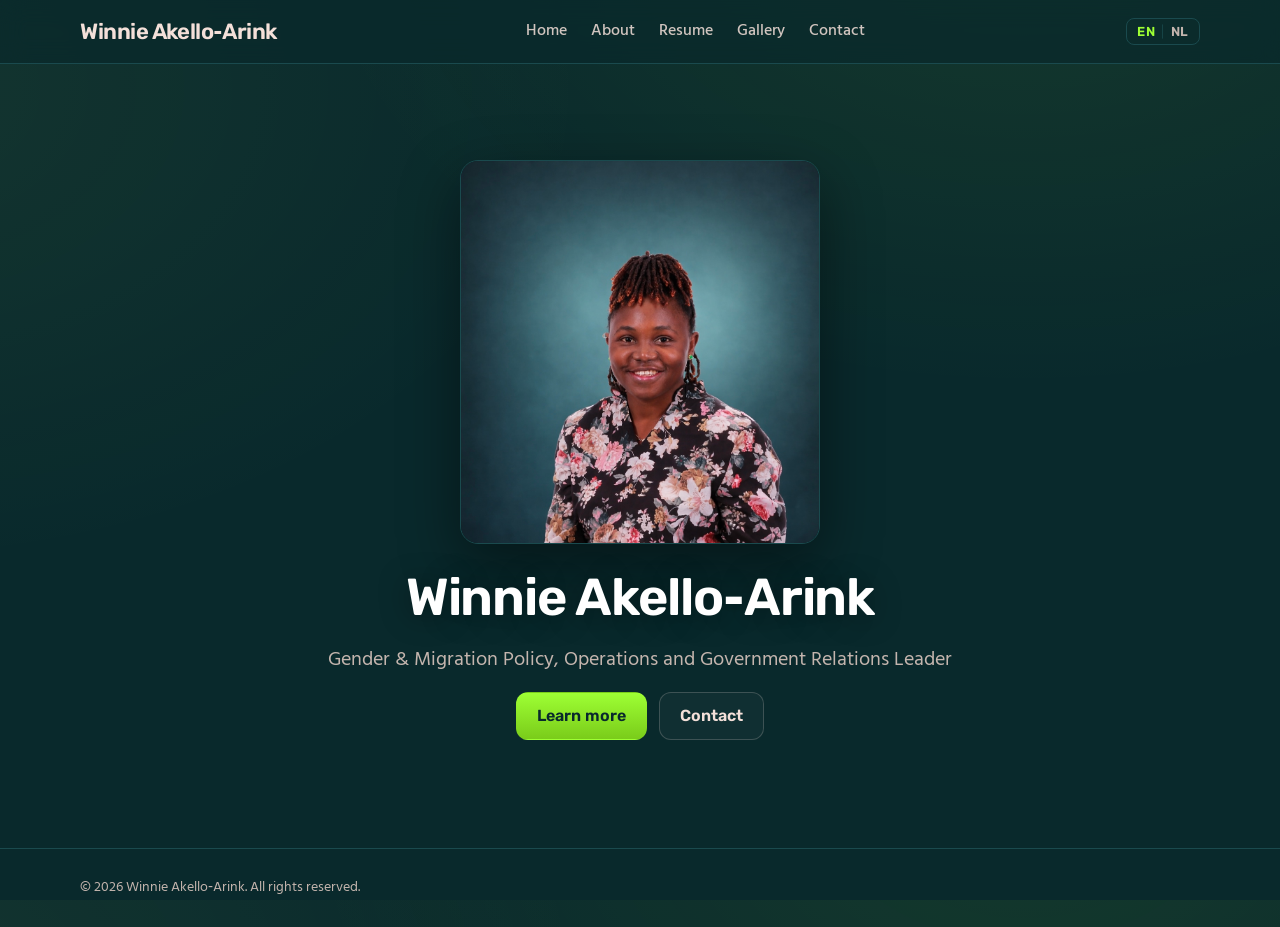
<file: index.html>
<!doctype html>
<html lang="en">
<head>
  <meta charset="utf-8" />
  <meta name="viewport" content="width=device-width, initial-scale=1" />
  <title>Winnie Akello‑Arink</title>
  <meta name="description" content="Gender & Migration Policy, Operations and Government Relations Leader" />
  <link rel="preconnect" href="https://fonts.googleapis.com">
  <link rel="preconnect" href="https://fonts.gstatic.com" crossorigin>
  <link href="https://fonts.googleapis.com/css2?family=Hind:wght@300;400;500;600;700&family=Rubik:wght@400;500;600;700&display=swap" rel="stylesheet">
  <link rel="stylesheet" href="styles.css" />
</head>
<body>
  <header class="site-header">
    <div class="container">
      <a class="brand" href="index.html">Winnie Akello‑Arink</a>
      <nav class="site-nav" aria-label="Primary">
        <button class="nav-toggle" aria-expanded="false" aria-controls="nav-menu">☰</button>
        <ul id="nav-menu">
          <li><a href="index.html" data-i18n="nav.home">Home</a></li>
          <li><a href="about.html" data-i18n="nav.about">About</a></li>
          <li><a href="resume.html" data-i18n="nav.resume">Resume</a></li>
          <li><a href="gallery.html" data-i18n="nav.gallery">Gallery</a></li>
          <li><a href="contact.html" data-i18n="nav.contact">Contact</a></li>
        </ul>
      </nav>
      <button class="lang-toggle" id="lang-toggle" aria-label="Switch language">
        <span class="lang-option active" data-lang="en">EN</span>
        <span class="lang-separator">|</span>
        <span class="lang-option" data-lang="nl">NL</span>
      </button>
    </div>
  </header>

  <main id="home" class="hero-section hero-centered">
    <div class="container hero-center">
      <img class="hero-portrait" src="assets/images/hero-full.jpg?v=2" alt="Portrait of Winnie Akello‑Arink" data-i18n-alt="home.hero.alt" loading="eager" fetchpriority="high" />
      <h1 class="display">Winnie Akello‑Arink</h1>
      <p class="subtitle" data-i18n="home.subtitle">Gender &amp; Migration Policy, Operations and Government Relations Leader</p>
      <div class="hero-cta">
        <a class="btn primary" href="about.html" data-i18n="home.cta.learn">Learn more</a>
        <a class="btn" href="contact.html" data-i18n="home.cta.contact">Contact</a>
      </div>
    </div>
  </main>

  <footer class="site-footer">
    <div class="container">
      <p>&copy; <span id="year"></span> Winnie Akello‑Arink. <span data-i18n="footer.rights">All rights reserved.</span></p>
    </div>
  </footer>

  <script src="translations.js?v=1"></script>
  <script src="script.js?v=1"></script>
</body>
</html>
</file>
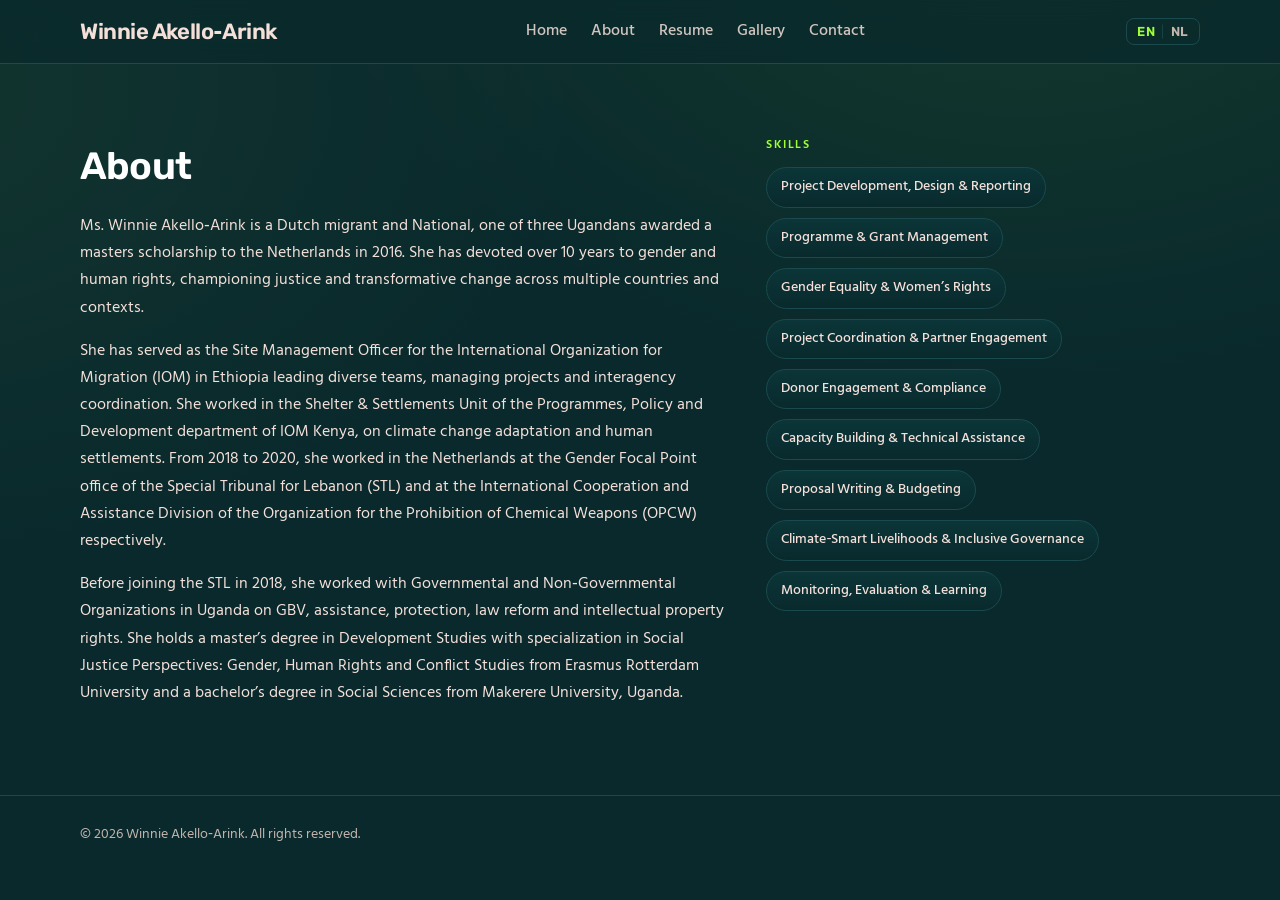
<file: about.html>
<!doctype html>
<html lang="en">
<head>
  <meta charset="utf-8" />
  <meta name="viewport" content="width=device-width, initial-scale=1" />
  <title>About — Winnie Akello‑Arink</title>
  <meta name="description" content="About Winnie Akello‑Arink — Gender & Migration Policy Leader" />
  <link rel="preconnect" href="https://fonts.googleapis.com">
  <link rel="preconnect" href="https://fonts.gstatic.com" crossorigin>
  <link href="https://fonts.googleapis.com/css2?family=Hind:wght@300;400;500;600;700&family=Rubik:wght@400;500;600;700&display=swap" rel="stylesheet">
  <link rel="stylesheet" href="styles.css" />
</head>
<body>
  <header class="site-header">
    <div class="container">
      <a class="brand" href="index.html">Winnie Akello‑Arink</a>
      <nav class="site-nav" aria-label="Primary">
        <button class="nav-toggle" aria-expanded="false" aria-controls="nav-menu">☰</button>
        <ul id="nav-menu">
          <li><a href="index.html" data-i18n="nav.home">Home</a></li>
          <li><a href="about.html" data-i18n="nav.about">About</a></li>
          <li><a href="resume.html" data-i18n="nav.resume">Resume</a></li>
          <li><a href="gallery.html" data-i18n="nav.gallery">Gallery</a></li>
          <li><a href="contact.html" data-i18n="nav.contact">Contact</a></li>
        </ul>
      </nav>
      <button class="lang-toggle" id="lang-toggle" aria-label="Switch language">
        <span class="lang-option active" data-lang="en">EN</span>
        <span class="lang-separator">|</span>
        <span class="lang-option" data-lang="nl">NL</span>
      </button>
    </div>
  </header>

  <main>
    <section class="section">
      <div class="container two-col">
        <div class="about-content">
          <h1 class="section-title" data-i18n="about.heading">About</h1>
          <p data-i18n="about.p1">Ms. Winnie Akello‑Arink is a Dutch migrant and National, one of three Ugandans awarded a masters scholarship to the Netherlands in 2016. She has devoted over 10 years to gender and human rights, championing justice and transformative change across multiple countries and contexts.</p>
          <p data-i18n="about.p2">She has served as the Site Management Officer for the International Organization for Migration (IOM) in Ethiopia leading diverse teams, managing projects and interagency coordination. She worked in the Shelter &amp; Settlements Unit of the Programmes, Policy and Development department of IOM Kenya, on climate change adaptation and human settlements. From 2018 to 2020, she worked in the Netherlands at the Gender Focal Point office of the Special Tribunal for Lebanon (STL) and at the International Cooperation and Assistance Division of the Organization for the Prohibition of Chemical Weapons (OPCW) respectively.</p>
          <p data-i18n="about.p3">Before joining the STL in 2018, she worked with Governmental and Non‑Governmental Organizations in Uganda on GBV, assistance, protection, law reform and intellectual property rights. She holds a master's degree in Development Studies with specialization in Social Justice Perspectives: Gender, Human Rights and Conflict Studies from Erasmus Rotterdam University and a bachelor's degree in Social Sciences from Makerere University, Uganda.</p>
        </div>
        <aside>
          <h3 class="eyebrow" data-i18n="about.skills.heading">Skills</h3>
          <ul class="skill-list">
            <li data-i18n="about.skill.1">Project Development, Design &amp; Reporting</li>
            <li data-i18n="about.skill.2">Programme &amp; Grant Management</li>
            <li data-i18n="about.skill.3">Gender Equality &amp; Women's Rights</li>
            <li data-i18n="about.skill.4">Project Coordination &amp; Partner Engagement</li>
            <li data-i18n="about.skill.5">Donor Engagement &amp; Compliance</li>
            <li data-i18n="about.skill.6">Capacity Building &amp; Technical Assistance</li>
            <li data-i18n="about.skill.7">Proposal Writing &amp; Budgeting</li>
            <li data-i18n="about.skill.8">Climate‑Smart Livelihoods &amp; Inclusive Governance</li>
            <li data-i18n="about.skill.9">Monitoring, Evaluation &amp; Learning</li>
          </ul>
        </aside>
      </div>
    </section>
  </main>

  <footer class="site-footer">
    <div class="container">
      <p>&copy; <span id="year"></span> Winnie Akello‑Arink. <span data-i18n="footer.rights">All rights reserved.</span></p>
    </div>
  </footer>

  <script src="translations.js?v=1"></script>
  <script src="script.js?v=1"></script>
</body>
</html>
</file>
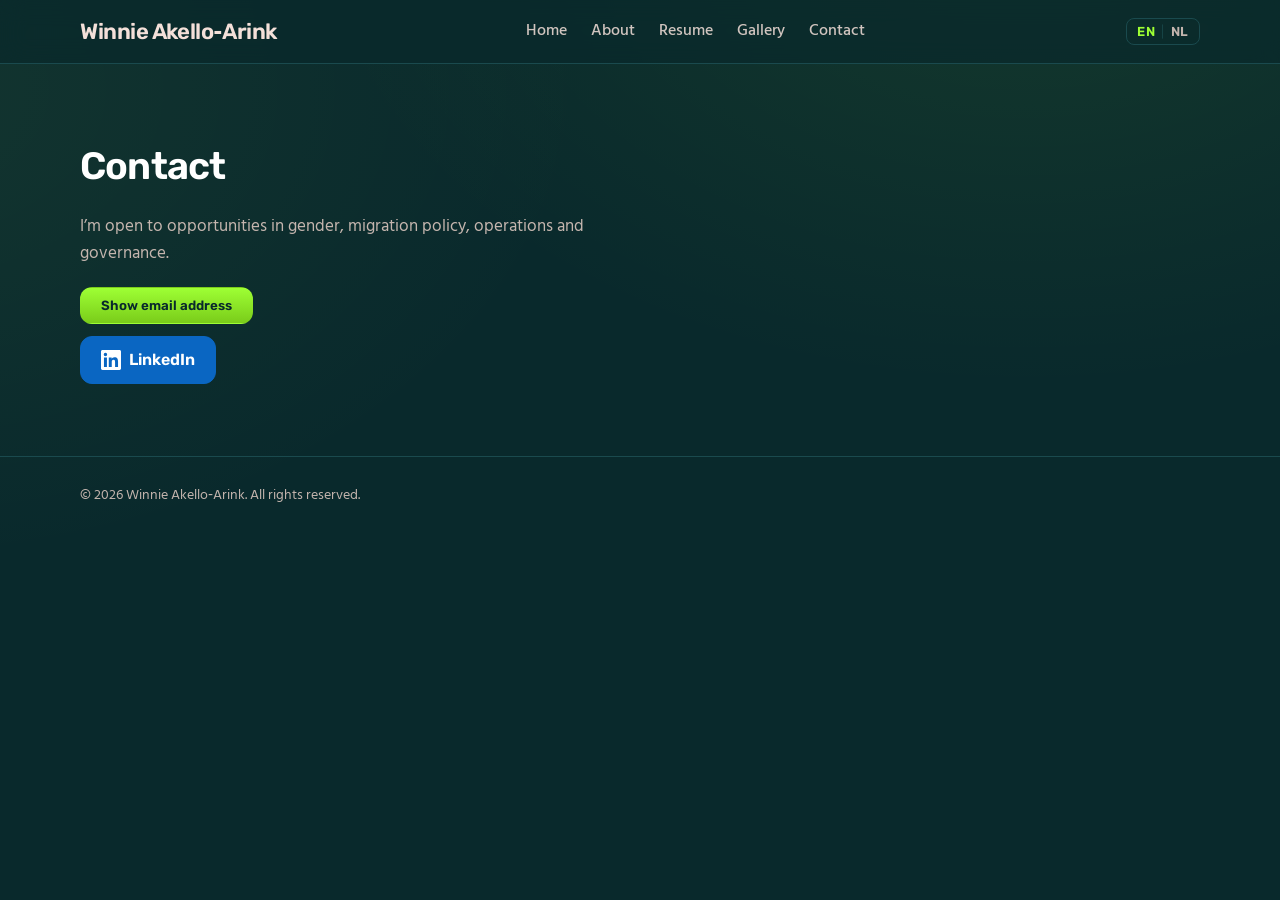
<file: contact.html>
<!doctype html>
<html lang="en">
<head>
  <meta charset="utf-8" />
  <meta name="viewport" content="width=device-width, initial-scale=1" />
  <title>Contact — Winnie Akello‑Arink</title>
  <meta name="description" content="Contact Winnie Akello‑Arink" />
  <link rel="preconnect" href="https://fonts.googleapis.com">
  <link rel="preconnect" href="https://fonts.gstatic.com" crossorigin>
  <link href="https://fonts.googleapis.com/css2?family=Hind:wght@300;400;500;600;700&family=Rubik:wght@400;500;600;700&display=swap" rel="stylesheet">
  <link rel="stylesheet" href="styles.css" />
</head>
<body>
  <header class="site-header">
    <div class="container">
      <a class="brand" href="index.html">Winnie Akello‑Arink</a>
      <nav class="site-nav" aria-label="Primary">
        <button class="nav-toggle" aria-expanded="false" aria-controls="nav-menu">☰</button>
        <ul id="nav-menu">
          <li><a href="index.html" data-i18n="nav.home">Home</a></li>
          <li><a href="about.html" data-i18n="nav.about">About</a></li>
          <li><a href="resume.html" data-i18n="nav.resume">Resume</a></li>
          <li><a href="gallery.html" data-i18n="nav.gallery">Gallery</a></li>
          <li><a href="contact.html" data-i18n="nav.contact">Contact</a></li>
        </ul>
      </nav>
      <button class="lang-toggle" id="lang-toggle" aria-label="Switch language">
        <span class="lang-option active" data-lang="en">EN</span>
        <span class="lang-separator">|</span>
        <span class="lang-option" data-lang="nl">NL</span>
      </button>
    </div>
  </header>

  <main>
    <section class="section">
      <div class="container">
        <div class="contact-content">
          <h1 class="section-title" data-i18n="contact.heading">Contact</h1>
          <p class="lead" data-i18n="contact.lead">I'm open to opportunities in gender, migration policy, operations and governance.</p>
          <div class="contact-actions">
            <button class="btn primary email-reveal-btn" id="email-reveal" data-i18n="contact.reveal">Show email address</button>
            <a class="btn linkedin-btn" href="https://www.linkedin.com/in/winnieakello/" target="_blank" rel="noopener noreferrer" aria-label="LinkedIn">
              <svg width="20" height="20" viewBox="0 0 24 24" fill="currentColor" aria-hidden="true"><path d="M20.447 20.452h-3.554v-5.569c0-1.328-.027-3.037-1.852-3.037-1.853 0-2.136 1.445-2.136 2.939v5.667H9.351V9h3.414v1.561h.046c.477-.9 1.637-1.85 3.37-1.85 3.601 0 4.267 2.37 4.267 5.455v6.286zM5.337 7.433a2.062 2.062 0 01-2.063-2.065 2.064 2.064 0 112.063 2.065zm1.782 13.019H3.555V9h3.564v11.452zM22.225 0H1.771C.792 0 0 .774 0 1.729v20.542C0 23.227.792 24 1.771 24h20.451C23.2 24 24 23.227 24 22.271V1.729C24 .774 23.2 0 22.222 0h.003z"/></svg>
              LinkedIn
            </a>
          </div>
        </div>
      </div>
    </section>
  </main>

  <footer class="site-footer">
    <div class="container">
      <p>&copy; <span id="year"></span> Winnie Akello‑Arink. <span data-i18n="footer.rights">All rights reserved.</span></p>
    </div>
  </footer>

  <script src="translations.js?v=1"></script>
  <script src="script.js?v=1"></script>
</body>
</html>
</file>
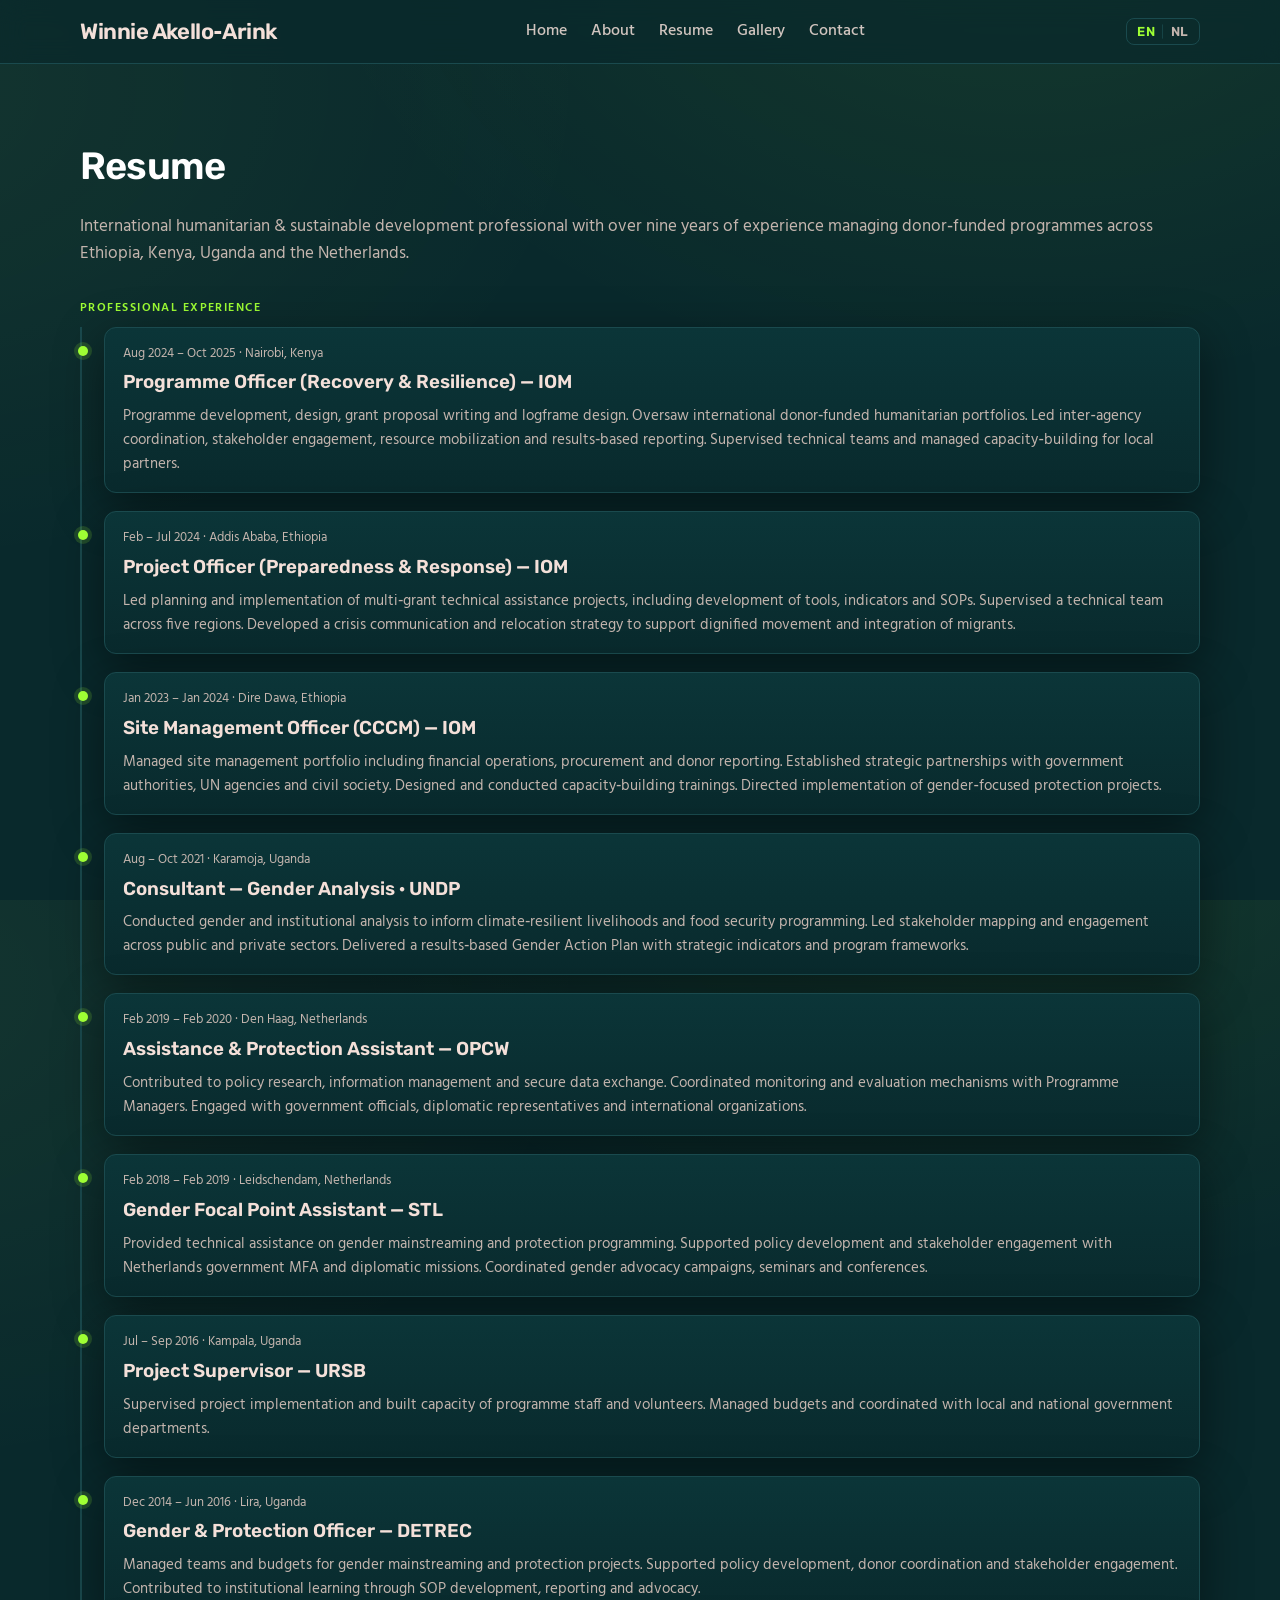
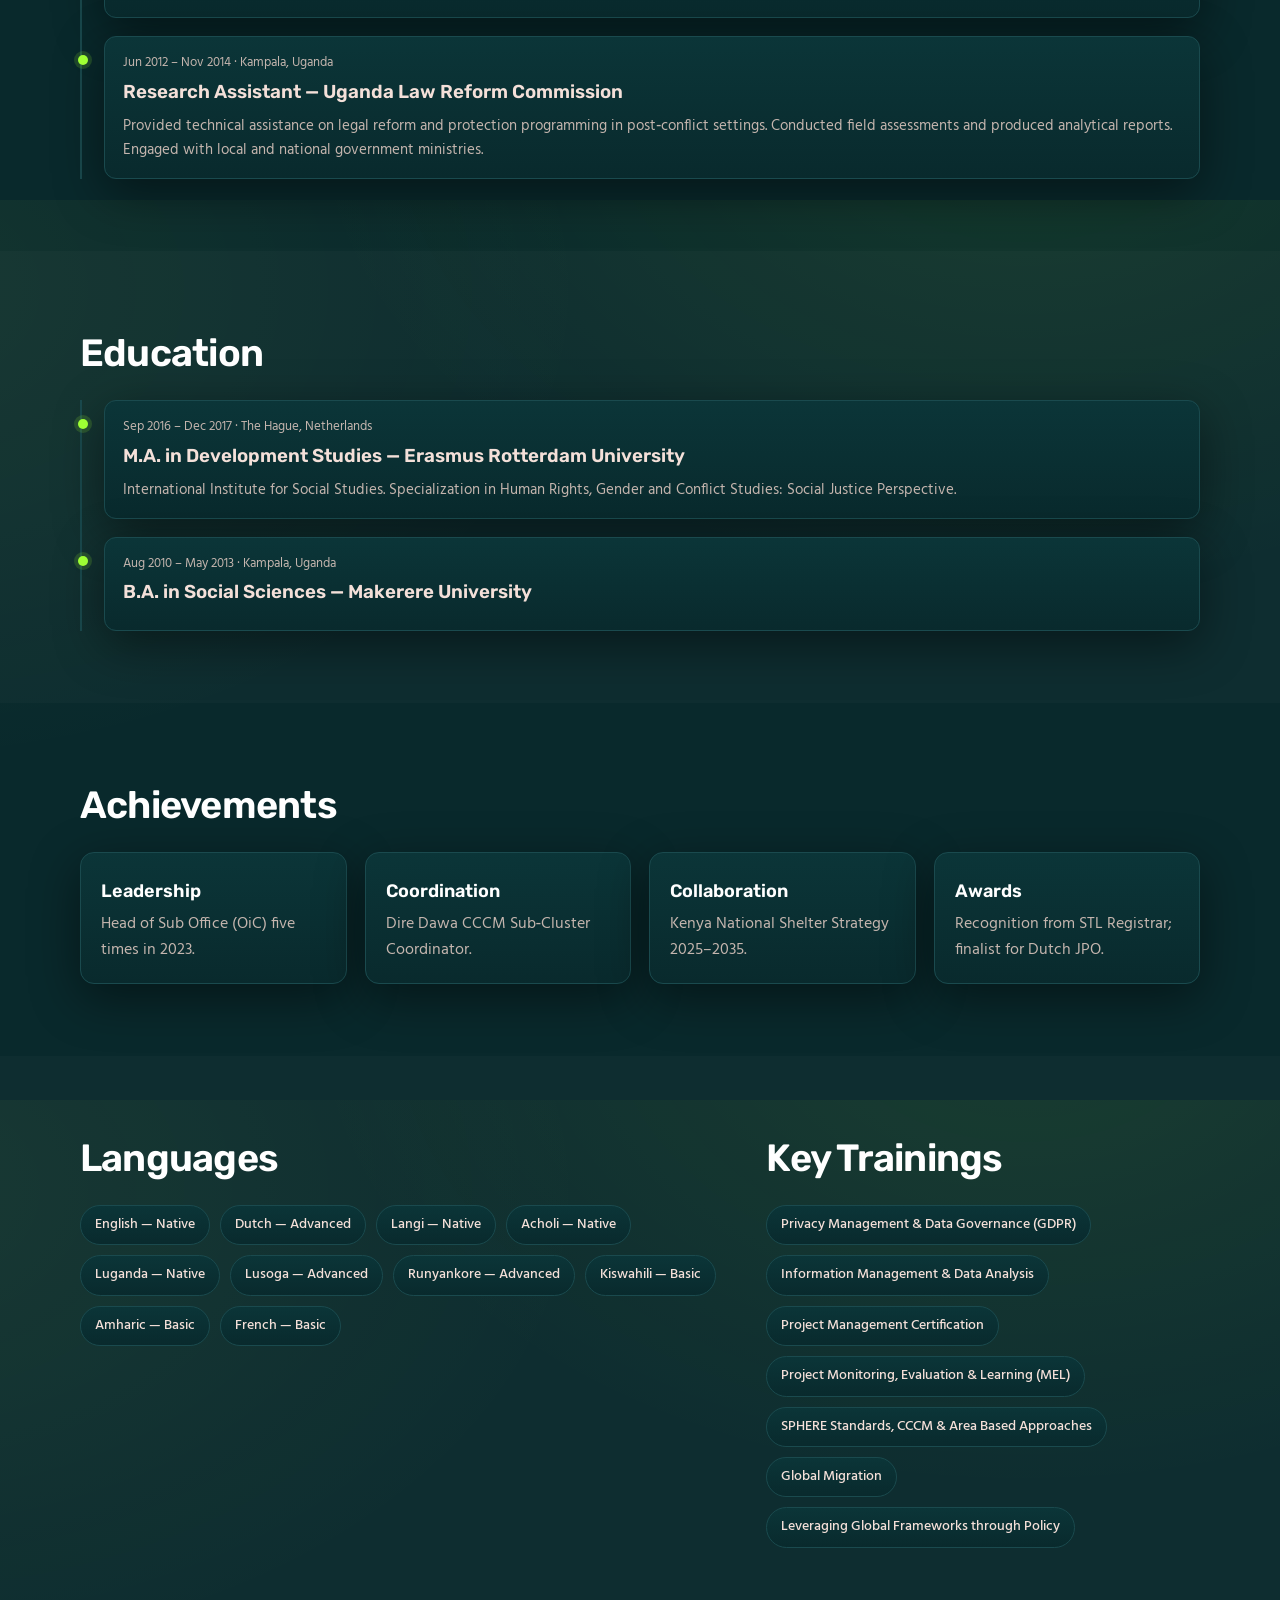
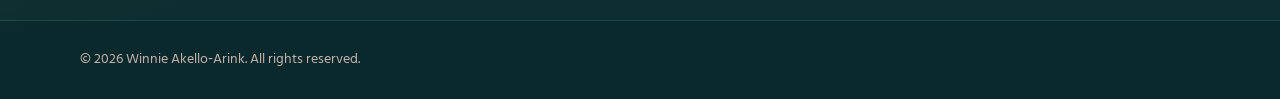
<file: resume.html>
<!doctype html>
<html lang="en">
<head>
  <meta charset="utf-8" />
  <meta name="viewport" content="width=device-width, initial-scale=1" />
  <title>Resume — Winnie Akello‑Arink</title>
  <meta name="description" content="Resume of Winnie Akello‑Arink — Education and professional experience" />
  <link rel="preconnect" href="https://fonts.googleapis.com">
  <link rel="preconnect" href="https://fonts.gstatic.com" crossorigin>
  <link href="https://fonts.googleapis.com/css2?family=Hind:wght@300;400;500;600;700&family=Rubik:wght@400;500;600;700&display=swap" rel="stylesheet">
  <link rel="stylesheet" href="styles.css" />
</head>
<body>
  <header class="site-header">
    <div class="container">
      <a class="brand" href="index.html">Winnie Akello‑Arink</a>
      <nav class="site-nav" aria-label="Primary">
        <button class="nav-toggle" aria-expanded="false" aria-controls="nav-menu">☰</button>
        <ul id="nav-menu">
          <li><a href="index.html" data-i18n="nav.home">Home</a></li>
          <li><a href="about.html" data-i18n="nav.about">About</a></li>
          <li><a href="resume.html" data-i18n="nav.resume">Resume</a></li>
          <li><a href="gallery.html" data-i18n="nav.gallery">Gallery</a></li>
          <li><a href="contact.html" data-i18n="nav.contact">Contact</a></li>
        </ul>
      </nav>
      <button class="lang-toggle" id="lang-toggle" aria-label="Switch language">
        <span class="lang-option active" data-lang="en">EN</span>
        <span class="lang-separator">|</span>
        <span class="lang-option" data-lang="nl">NL</span>
      </button>
    </div>
  </header>

  <main>
    <!-- Professional Experience -->
    <section class="section">
      <div class="container">
        <h1 class="section-title" data-i18n="resume.heading">Resume</h1>
        <p class="lead" data-i18n="resume.lead">International humanitarian &amp; sustainable development professional with over nine years of experience managing donor‑funded programmes across Ethiopia, Kenya, Uganda and the Netherlands.</p>

        <h2 class="eyebrow" style="margin-top:32px;" data-i18n="resume.exp.heading">Professional Experience</h2>
        <div class="timeline">

          <div class="t-item">
            <div class="t-meta" data-i18n="resume.job1.meta">Aug 2024 – Oct 2025 · Nairobi, Kenya</div>
            <h3 class="t-title" data-i18n="resume.job1.title">Programme Officer (Recovery &amp; Resilience) — IOM</h3>
            <p data-i18n="resume.job1.desc">Programme development, design, grant proposal writing and logframe design. Oversaw international donor‑funded humanitarian portfolios. Led inter‑agency coordination, stakeholder engagement, resource mobilization and results‑based reporting. Supervised technical teams and managed capacity‑building for local partners.</p>
          </div>

          <div class="t-item">
            <div class="t-meta" data-i18n="resume.job2.meta">Feb – Jul 2024 · Addis Ababa, Ethiopia</div>
            <h3 class="t-title" data-i18n="resume.job2.title">Project Officer (Preparedness &amp; Response) — IOM</h3>
            <p data-i18n="resume.job2.desc">Led planning and implementation of multi‑grant technical assistance projects, including development of tools, indicators and SOPs. Supervised a technical team across five regions. Developed a crisis communication and relocation strategy to support dignified movement and integration of migrants.</p>
          </div>

          <div class="t-item">
            <div class="t-meta" data-i18n="resume.job3.meta">Jan 2023 – Jan 2024 · Dire Dawa, Ethiopia</div>
            <h3 class="t-title" data-i18n="resume.job3.title">Site Management Officer (CCCM) — IOM</h3>
            <p data-i18n="resume.job3.desc">Managed site management portfolio including financial operations, procurement and donor reporting. Established strategic partnerships with government authorities, UN agencies and civil society. Designed and conducted capacity‑building trainings. Directed implementation of gender‑focused protection projects.</p>
          </div>

          <div class="t-item">
            <div class="t-meta" data-i18n="resume.job4.meta">Aug – Oct 2021 · Karamoja, Uganda</div>
            <h3 class="t-title" data-i18n="resume.job4.title">Consultant — Gender Analysis · UNDP</h3>
            <p data-i18n="resume.job4.desc">Conducted gender and institutional analysis to inform climate‑resilient livelihoods and food security programming. Led stakeholder mapping and engagement across public and private sectors. Delivered a results‑based Gender Action Plan with strategic indicators and program frameworks.</p>
          </div>

          <div class="t-item">
            <div class="t-meta" data-i18n="resume.job5.meta">Feb 2019 – Feb 2020 · Den Haag, Netherlands</div>
            <h3 class="t-title" data-i18n="resume.job5.title">Assistance &amp; Protection Assistant — OPCW</h3>
            <p data-i18n="resume.job5.desc">Contributed to policy research, information management and secure data exchange. Coordinated monitoring and evaluation mechanisms with Programme Managers. Engaged with government officials, diplomatic representatives and international organizations.</p>
          </div>

          <div class="t-item">
            <div class="t-meta" data-i18n="resume.job6.meta">Feb 2018 – Feb 2019 · Leidschendam, Netherlands</div>
            <h3 class="t-title" data-i18n="resume.job6.title">Gender Focal Point Assistant — STL</h3>
            <p data-i18n="resume.job6.desc">Provided technical assistance on gender mainstreaming and protection programming. Supported policy development and stakeholder engagement with Netherlands government MFA and diplomatic missions. Coordinated gender advocacy campaigns, seminars and conferences.</p>
          </div>

          <div class="t-item">
            <div class="t-meta" data-i18n="resume.job7.meta">Jul – Sep 2016 · Kampala, Uganda</div>
            <h3 class="t-title" data-i18n="resume.job7.title">Project Supervisor — URSB</h3>
            <p data-i18n="resume.job7.desc">Supervised project implementation and built capacity of programme staff and volunteers. Managed budgets and coordinated with local and national government departments.</p>
          </div>

          <div class="t-item">
            <div class="t-meta" data-i18n="resume.job8.meta">Dec 2014 – Jun 2016 · Lira, Uganda</div>
            <h3 class="t-title" data-i18n="resume.job8.title">Gender &amp; Protection Officer — DETREC</h3>
            <p data-i18n="resume.job8.desc">Managed teams and budgets for gender mainstreaming and protection projects. Supported policy development, donor coordination and stakeholder engagement. Contributed to institutional learning through SOP development, reporting and advocacy.</p>
          </div>

          <div class="t-item">
            <div class="t-meta" data-i18n="resume.job9.meta">Jun 2012 – Nov 2014 · Kampala, Uganda</div>
            <h3 class="t-title" data-i18n="resume.job9.title">Research Assistant — Uganda Law Reform Commission</h3>
            <p data-i18n="resume.job9.desc">Provided technical assistance on legal reform and protection programming in post‑conflict settings. Conducted field assessments and produced analytical reports. Engaged with local and national government ministries.</p>
          </div>

        </div>
      </div>
    </section>

    <!-- Education -->
    <section class="section alt">
      <div class="container">
        <h2 class="section-title" data-i18n="resume.edu.heading">Education</h2>
        <div class="timeline">
          <div class="t-item">
            <div class="t-meta" data-i18n="resume.edu1.meta">Sep 2016 – Dec 2017 · The Hague, Netherlands</div>
            <h3 class="t-title" data-i18n="resume.edu1.title">M.A. in Development Studies — Erasmus Rotterdam University</h3>
            <p data-i18n="resume.edu1.desc">International Institute for Social Studies. Specialization in Human Rights, Gender and Conflict Studies: Social Justice Perspective.</p>
          </div>
          <div class="t-item">
            <div class="t-meta" data-i18n="resume.edu2.meta">Aug 2010 – May 2013 · Kampala, Uganda</div>
            <h3 class="t-title" data-i18n="resume.edu2.title">B.A. in Social Sciences — Makerere University</h3>
          </div>
        </div>
      </div>
    </section>

    <!-- Achievements -->
    <section class="section">
      <div class="container">
        <h2 class="section-title" data-i18n="resume.achievements.heading">Achievements</h2>
        <div class="cards">
          <div class="card"><h3 data-i18n="resume.ach1.title">Leadership</h3><p data-i18n="resume.ach1.desc">Head of Sub Office (OiC) five times in 2023.</p></div>
          <div class="card"><h3 data-i18n="resume.ach2.title">Coordination</h3><p data-i18n="resume.ach2.desc">Dire Dawa CCCM Sub‑Cluster Coordinator.</p></div>
          <div class="card"><h3 data-i18n="resume.ach3.title">Collaboration</h3><p data-i18n="resume.ach3.desc">Kenya National Shelter Strategy 2025–2035.</p></div>
          <div class="card"><h3 data-i18n="resume.ach4.title">Awards</h3><p data-i18n="resume.ach4.desc">Recognition from STL Registrar; finalist for Dutch JPO.</p></div>
        </div>
      </div>
    </section>

    <!-- Languages & Training -->
    <section class="section alt">
      <div class="container two-col">
        <div>
          <h2 class="section-title" data-i18n="resume.languages.heading">Languages</h2>
          <ul class="skill-list">
            <li data-i18n="resume.lang.1">English — Native</li>
            <li data-i18n="resume.lang.2">Dutch — Advanced</li>
            <li data-i18n="resume.lang.3">Langi — Native</li>
            <li data-i18n="resume.lang.4">Acholi — Native</li>
            <li data-i18n="resume.lang.5">Luganda — Native</li>
            <li data-i18n="resume.lang.6">Lusoga — Advanced</li>
            <li data-i18n="resume.lang.7">Runyankore — Advanced</li>
            <li data-i18n="resume.lang.8">Kiswahili — Basic</li>
            <li data-i18n="resume.lang.9">Amharic — Basic</li>
            <li data-i18n="resume.lang.10">French — Basic</li>
          </ul>
        </div>
        <div>
          <h2 class="section-title" data-i18n="resume.training.heading">Key Trainings</h2>
          <ul class="skill-list">
            <li data-i18n="resume.training.1">Privacy Management &amp; Data Governance (GDPR)</li>
            <li data-i18n="resume.training.2">Information Management &amp; Data Analysis</li>
            <li data-i18n="resume.training.3">Project Management Certification</li>
            <li data-i18n="resume.training.4">Project Monitoring, Evaluation &amp; Learning (MEL)</li>
            <li data-i18n="resume.training.5">SPHERE Standards, CCCM &amp; Area Based Approaches</li>
            <li data-i18n="resume.training.6">Global Migration</li>
            <li data-i18n="resume.training.7">Leveraging Global Frameworks through Policy</li>
          </ul>
        </div>
      </div>
    </section>

  </main>

  <footer class="site-footer">
    <div class="container">
      <p>&copy; <span id="year"></span> Winnie Akello‑Arink. <span data-i18n="footer.rights">All rights reserved.</span></p>
    </div>
  </footer>

  <script src="translations.js?v=1"></script>
  <script src="script.js?v=1"></script>
</body>
</html>
</file>
<file: styles.css>
/* ============================================
   Winnie Akello-Arink — Portfolio Stylesheet
   Color palette: Dark Teal + Lime Green
   Typography: Rubik (headings) + Hind (body)
   ============================================ */

/* Theme */
:root {
  --bg: #09292C;
  --bg-soft: #0c3235;
  --text: #F4E0D9;
  --muted: #c4b5ae;
  --primary: #9EFF34;
  --primary-ink: #7acc1a;
  --accent: #B6FF67;
  --surface: #0b3538;
  --surface-2: #092a2d;
  --border: #1a4a4e;
  --radius: 14px;
  --shadow: 0 14px 50px rgba(0, 0, 0, 0.45);
  --transition: 0.25s ease;
}

* { box-sizing: border-box; }
html { scroll-behavior: smooth; }
html, body { height: 100%; }
body {
  margin: 0;
  font-family: Hind, system-ui, -apple-system, Segoe UI, Roboto, Helvetica, Arial, sans-serif;
  line-height: 1.6;
  color: var(--text);
  background:
    radial-gradient(1200px 800px at 80% -10%, rgba(158, 255, 52, 0.08), transparent 60%),
    radial-gradient(1200px 800px at -10% 10%, rgba(182, 255, 103, 0.06), transparent 60%),
    var(--bg);
  -webkit-font-smoothing: antialiased;
  -moz-osx-font-smoothing: grayscale;
}

a { color: var(--primary); transition: color var(--transition); }
a:hover { color: var(--accent); }

img { max-width: 100%; height: auto; display: block; border-radius: 12px; }

.container {
  width: min(1120px, 92%);
  margin-inline: auto;
}

/* ---- Header ---- */
.site-header {
  position: sticky;
  top: 0;
  z-index: 100;
  background: rgba(9, 41, 44, 0.7);
  backdrop-filter: blur(12px);
  -webkit-backdrop-filter: blur(12px);
  border-bottom: 1px solid var(--border);
}
.site-header .container {
  display: flex;
  align-items: center;
  justify-content: space-between;
  padding: 14px 0;
}
.brand {
  font-family: Rubik, system-ui, sans-serif;
  font-weight: 600;
  font-size: 22px;
  color: var(--text);
  text-decoration: none;
  letter-spacing: -0.02em;
  transition: color var(--transition);
}
.brand:hover { color: var(--primary); }

.site-nav ul {
  display: flex;
  gap: 24px;
  list-style: none;
  margin: 0;
  padding: 0;
}
.site-nav a {
  text-decoration: none;
  color: var(--text);
  font-weight: 500;
  opacity: .85;
  transition: color var(--transition), opacity var(--transition);
}
.site-nav a:hover { color: var(--primary); opacity: 1; }

.nav-toggle {
  display: none;
  background: none;
  border: 1px solid var(--border);
  color: var(--text);
  padding: 6px 12px;
  border-radius: 10px;
  font-size: 18px;
  cursor: pointer;
  transition: border-color var(--transition);
}
.nav-toggle:hover { border-color: var(--primary); }

/* ---- Language Toggle ---- */
.lang-toggle {
  display: inline-flex;
  align-items: center;
  gap: 6px;
  background: none;
  border: 1px solid var(--border);
  border-radius: 8px;
  padding: 5px 10px;
  cursor: pointer;
  font-family: Rubik, system-ui, sans-serif;
  font-size: 13px;
  font-weight: 600;
  letter-spacing: 0.04em;
  transition: border-color var(--transition);
  margin-left: 12px;
  flex-shrink: 0;
}
.lang-toggle:hover { border-color: var(--primary); }
.lang-option {
  color: var(--muted);
  transition: color var(--transition);
  cursor: pointer;
}
.lang-option.active { color: var(--primary); }
.lang-option:hover:not(.active) { color: var(--text); }
.lang-separator {
  color: var(--border);
  font-weight: 300;
  pointer-events: none;
  user-select: none;
}

@media (max-width: 760px) {
  .nav-toggle { display: inline-flex; }
  .site-nav ul {
    display: none;
    position: absolute;
    right: 4%;
    top: 60px;
    flex-direction: column;
    background: var(--bg);
    padding: 16px 20px;
    border: 1px solid var(--border);
    border-radius: 12px;
    box-shadow: var(--shadow);
    gap: 14px;
  }
  .site-nav ul.open { display: flex; }
  .lang-toggle { margin-left: 0; margin-right: 8px; }
}

/* ---- Hero — centered portrait (Home) ---- */
.hero-section { padding: 0; position: relative; }
.hero-centered { padding: 72px 0 84px; }
.hero-center {
  display: grid;
  justify-items: center;
  text-align: center;
  gap: 16px;
}
.hero-portrait {
  width: min(360px, 70vw);
  max-height: 60vh;
  height: auto;
  border-radius: 18px;
  border: 1px solid var(--border);
  box-shadow: 0 20px 60px rgba(0, 0, 0, 0.45);
  background: var(--surface);
  transition: transform var(--transition), box-shadow var(--transition);
}
.hero-portrait:hover {
  transform: translateY(-4px);
  box-shadow: 0 28px 70px rgba(0, 0, 0, 0.55);
}
.display {
  font-family: Rubik, system-ui, sans-serif;
  font-size: clamp(32px, 5vw, 52px);
  font-weight: 600;
  letter-spacing: -0.02em;
  line-height: 1.15;
  color: #fff;
  margin: 8px 0 0;
  text-shadow: 0 2px 30px rgba(0, 0, 0, 0.4);
}
.subtitle {
  font-size: clamp(16px, 2.5vw, 20px);
  color: var(--muted);
  max-width: 60ch;
  margin: 0;
}
.hero-cta { display: flex; gap: 12px; flex-wrap: wrap; justify-content: center; }

/* ---- Buttons ---- */
.btn {
  display: inline-flex;
  align-items: center;
  gap: 8px;
  padding: 10px 20px;
  border-radius: 12px;
  border: 1px solid rgba(244, 224, 217, 0.2);
  color: var(--text);
  text-decoration: none;
  font-weight: 600;
  font-family: Rubik, system-ui, sans-serif;
  background: rgba(255, 255, 255, 0.03);
  cursor: pointer;
  transition: all var(--transition);
}
.btn:hover {
  border-color: rgba(244, 224, 217, 0.4);
  color: #fff;
  transform: translateY(-1px);
}
.btn.primary {
  background: linear-gradient(180deg, var(--primary) 0%, var(--primary-ink) 100%);
  border-color: transparent;
  color: var(--bg);
}
.btn.primary:hover {
  background: linear-gradient(180deg, var(--accent) 0%, var(--primary) 100%);
  box-shadow: 0 8px 30px rgba(158, 255, 52, 0.25);
  color: var(--bg);
}

/* ---- Sections ---- */
.section { padding: 72px 0; }
.section.alt { background: rgba(255, 255, 255, 0.02); }
.section-title {
  font-family: Rubik, system-ui, sans-serif;
  font-size: clamp(26px, 4vw, 38px);
  font-weight: 600;
  letter-spacing: -0.02em;
  margin: 0 0 16px;
  color: #fff;
}
.lead { color: var(--muted); margin: 0 0 18px; font-size: 17px; }
.eyebrow {
  color: var(--primary);
  text-transform: uppercase;
  letter-spacing: .12em;
  font-size: 12px;
  font-weight: 600;
  margin: 0 0 8px;
}

/* ---- Two-column layout ---- */
.two-col { display: grid; grid-template-columns: 1.2fr .8fr; gap: 36px; align-items: start; }
@media (max-width: 900px) {
  .two-col { grid-template-columns: 1fr; }
}

/* ---- Cards ---- */
.cards { display: grid; grid-template-columns: repeat(4, 1fr); gap: 18px; }
.card {
  background: linear-gradient(180deg, var(--surface), var(--surface-2));
  border: 1px solid var(--border);
  border-radius: var(--radius);
  padding: 20px;
  box-shadow: var(--shadow);
  transition: transform var(--transition), border-color var(--transition);
}
.card:hover {
  transform: translateY(-3px);
  border-color: rgba(158, 255, 52, 0.3);
}
.card h3 {
  margin: 4px 0 6px;
  font-family: Rubik, system-ui, sans-serif;
  font-size: 18px;
  font-weight: 600;
  color: #fff;
}
.card p { margin: 0; color: var(--muted); }
@media (max-width: 1024px) {
  .cards { grid-template-columns: repeat(2, 1fr); }
}
@media (max-width: 560px) {
  .cards { grid-template-columns: 1fr; }
}

/* ---- Timeline ---- */
.timeline {
  display: grid;
  gap: 18px;
  border-left: 2px solid var(--border);
  padding-left: 22px;
}
.t-item {
  background: linear-gradient(180deg, var(--surface), var(--surface-2));
  border: 1px solid var(--border);
  border-radius: 12px;
  padding: 16px 18px;
  box-shadow: var(--shadow);
  position: relative;
  transition: border-color var(--transition), transform var(--transition);
}
.t-item:hover {
  border-color: rgba(158, 255, 52, 0.25);
  transform: translateX(4px);
}
.t-item::before {
  content: "";
  position: absolute;
  left: -27px;
  top: 18px;
  width: 10px;
  height: 10px;
  background: var(--primary);
  border-radius: 50%;
  box-shadow: 0 0 0 4px rgba(158, 255, 52, 0.15);
}
.t-meta {
  color: var(--muted);
  font-size: 13px;
}
.t-title {
  margin: 4px 0 6px;
  font-family: Rubik, system-ui, sans-serif;
  font-weight: 600;
}
.t-item p { margin: 0; color: var(--muted); font-size: 15px; }

.resume-actions { margin-top: 24px; }

/* ---- Skills ---- */
.skill-list {
  display: flex;
  flex-wrap: wrap;
  gap: 10px;
  padding: 0;
  margin: 12px 0 0;
  list-style: none;
}
.skill-list li {
  background: linear-gradient(180deg, var(--surface), var(--surface-2));
  border: 1px solid var(--border);
  color: var(--text);
  padding: 8px 14px;
  border-radius: 999px;
  font-size: 14px;
  font-weight: 500;
  transition: border-color var(--transition), box-shadow var(--transition);
}
.skill-list li:hover {
  border-color: var(--primary);
  box-shadow: 0 0 16px rgba(158, 255, 52, 0.1);
}

/* ---- Gallery ---- */
.gallery-grid { display: grid; grid-template-columns: repeat(3, 1fr); gap: 16px; }
.gallery-grid img { aspect-ratio: 3/2; object-fit: cover; border: 1px solid var(--border); cursor: pointer; transition: transform var(--transition), border-color var(--transition); }
.gallery-grid img:hover { transform: scale(1.02); border-color: var(--primary); }
@media (max-width: 900px) {
  .gallery-grid { grid-template-columns: repeat(2, 1fr); }
}
@media (max-width: 560px) {
  .gallery-grid { grid-template-columns: 1fr; }
}

/* Gallery — masonry */
.gallery-grid.masonry { display: block; column-count: 3; column-gap: 16px; }
.gallery-grid.masonry figure {
  margin: 0 0 16px;
  break-inside: avoid;
}
.gallery-grid.masonry img {
  width: 100%;
  height: auto;
  aspect-ratio: auto;
  border-radius: 12px;
  border: 1px solid var(--border);
  box-shadow: var(--shadow);
}
.gallery-grid.masonry figcaption {
  padding: 8px 4px 0;
  font-size: 13px;
  color: var(--muted);
  line-height: 1.4;
}
@media (max-width: 1100px) { .gallery-grid.masonry { column-count: 2; } }
@media (max-width: 640px) { .gallery-grid.masonry { column-count: 1; } }

/* ---- Lightbox ---- */
.lightbox-overlay {
  position: fixed;
  inset: 0;
  z-index: 1000;
  background: rgba(0, 0, 0, 0.9);
  display: flex;
  align-items: center;
  justify-content: center;
  padding: 24px;
  cursor: zoom-out;
  opacity: 0;
  visibility: hidden;
  transition: opacity 0.3s ease, visibility 0.3s ease;
}
.lightbox-overlay.active {
  opacity: 1;
  visibility: visible;
}
.lightbox-overlay img {
  max-width: 90vw;
  max-height: 90vh;
  object-fit: contain;
  border-radius: 8px;
  border: none;
  cursor: default;
  transform: scale(0.95);
  transition: transform 0.3s ease;
}
.lightbox-overlay.active img {
  transform: scale(1);
}
.lightbox-close {
  position: absolute;
  top: 20px;
  right: 24px;
  background: none;
  border: none;
  color: #fff;
  font-size: 32px;
  cursor: pointer;
  opacity: 0.7;
  transition: opacity var(--transition);
  line-height: 1;
}
.lightbox-close:hover { opacity: 1; }

/* ---- Contact ---- */
.contact-content { max-width: 520px; }
.contact-actions { display: flex; flex-direction: column; align-items: flex-start; gap: 12px; margin-top: 20px; }
.email-revealed {
  display: inline-flex;
  align-items: center;
  gap: 10px;
  padding: 12px 20px;
  background: var(--surface-2);
  border: 1px solid var(--border);
  border-radius: 10px;
  font-size: 16px;
}
.email-revealed a { text-decoration: none; }
.email-revealed a:hover { text-decoration: underline; }
.btn.linkedin-btn {
  background: #0A66C2;
  color: #fff;
  border-color: #0A66C2;
}
.btn.linkedin-btn:hover { background: #004182; border-color: #004182; color: #fff; }

/* ---- Footer ---- */
.site-footer {
  border-top: 1px solid var(--border);
  padding: 28px 0;
  color: var(--muted);
  font-size: 14px;
}
.site-footer p { margin: 0; }

/* ---- About page ---- */
.about-content p {
  margin: 0 0 16px;
  line-height: 1.7;
}

/* ---- Responsive refinements ---- */
@media (min-width: 1100px) {
  .hero-centered { padding: 96px 0 108px; }
}
@media (max-width: 600px) {
  .section { padding: 48px 0; }
  .hero-centered { padding: 48px 0 64px; }
}
</file>
